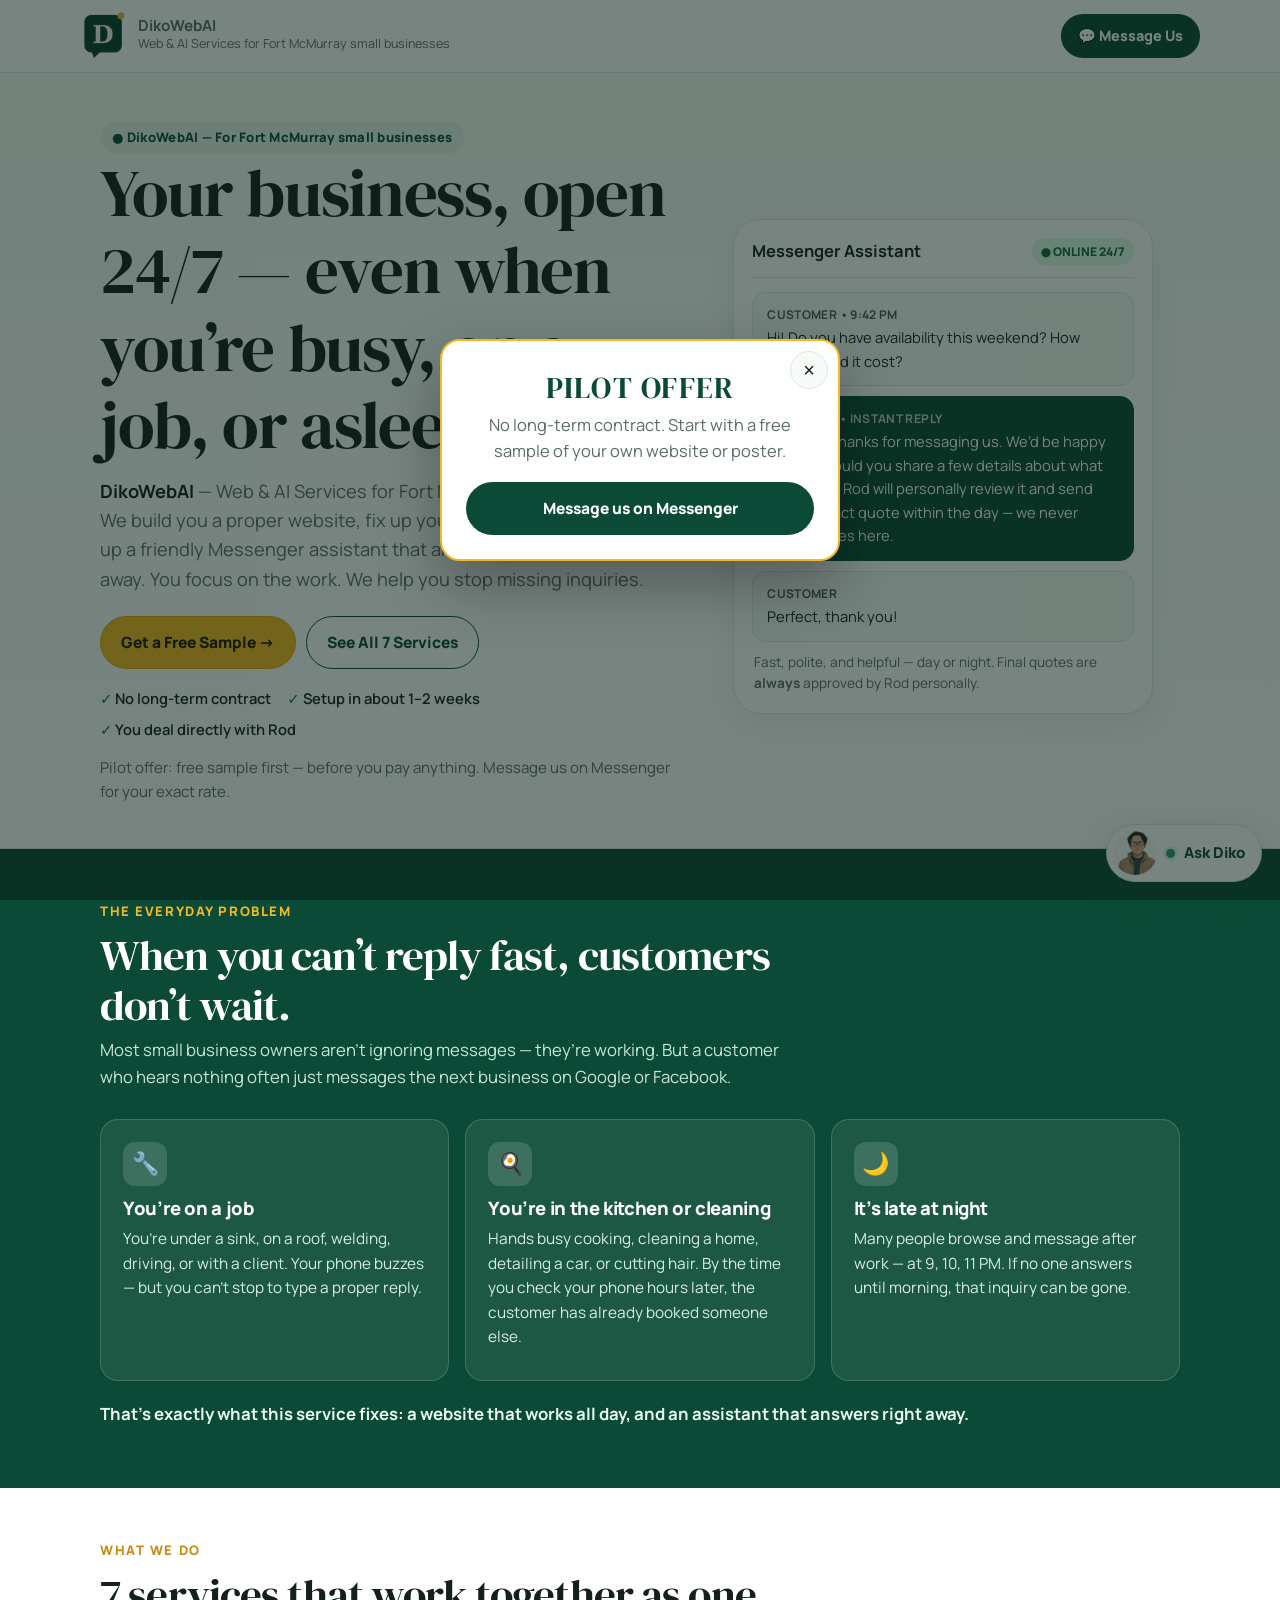
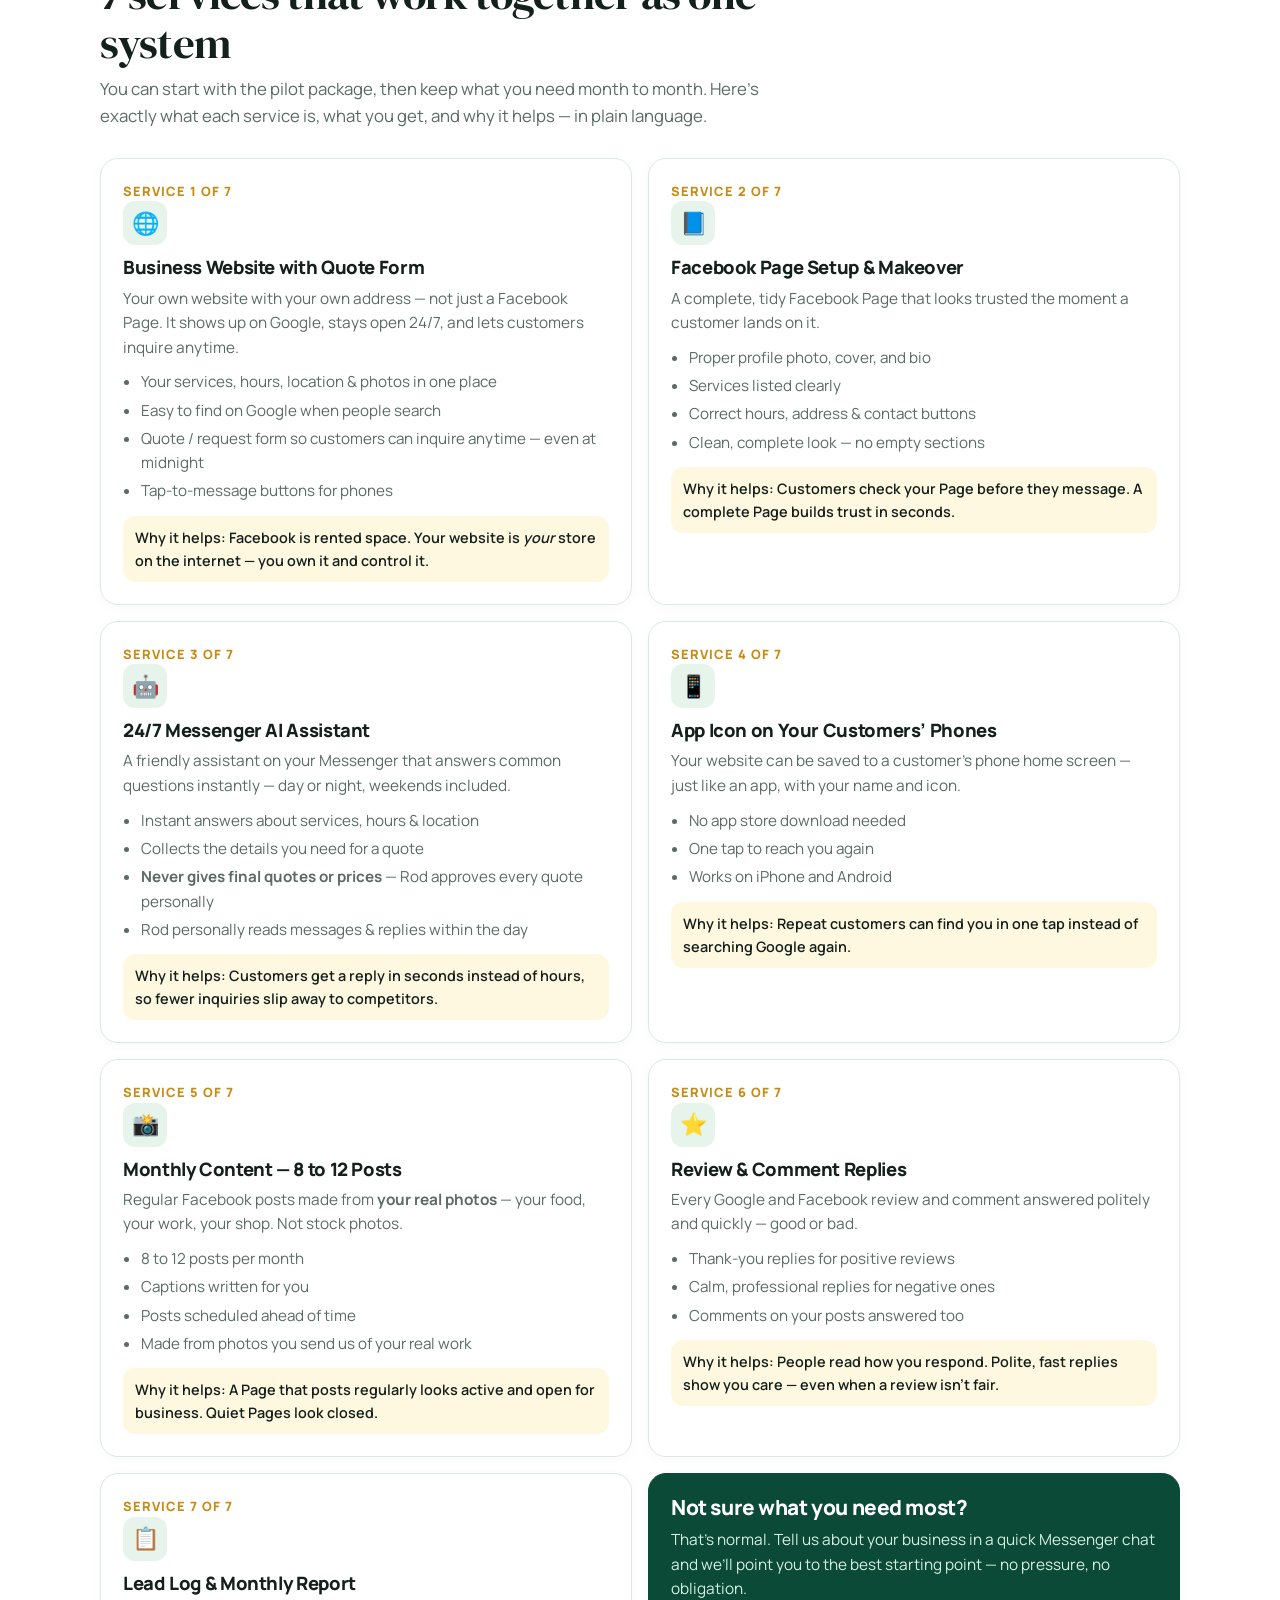
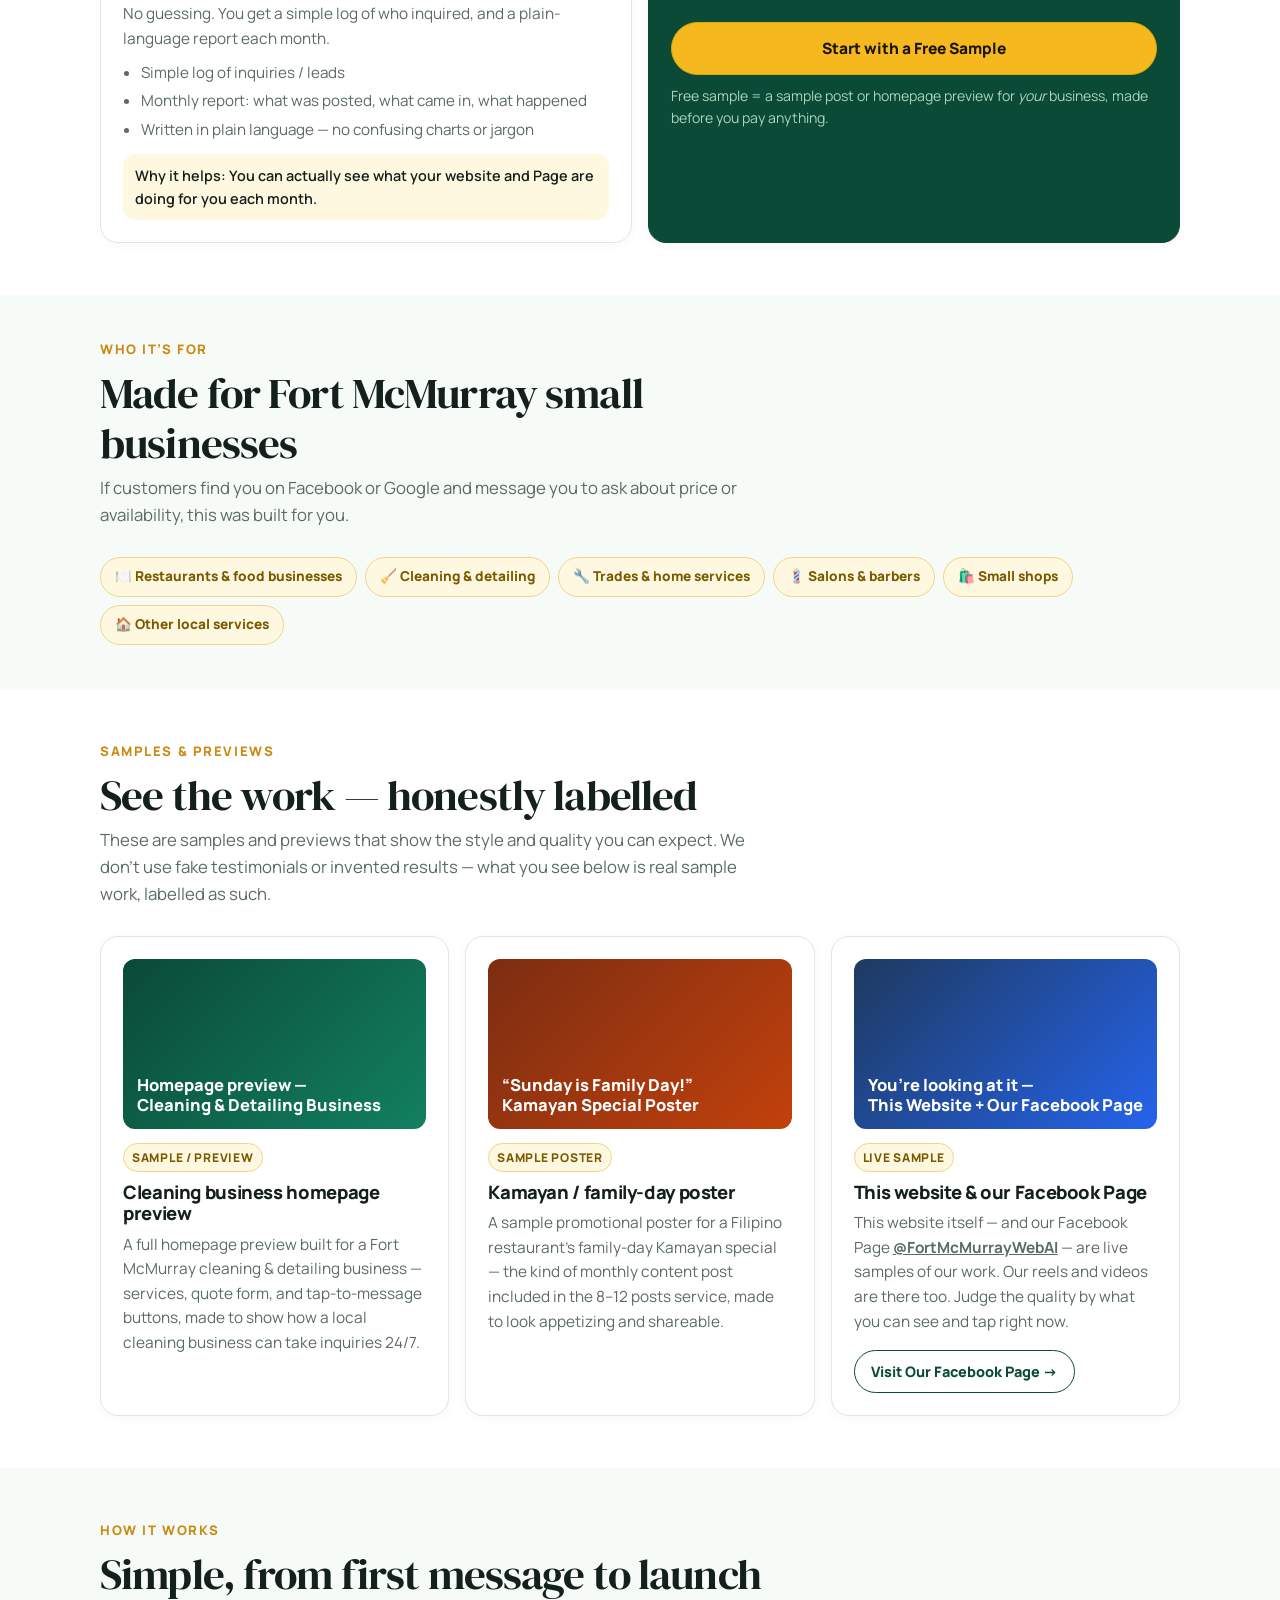
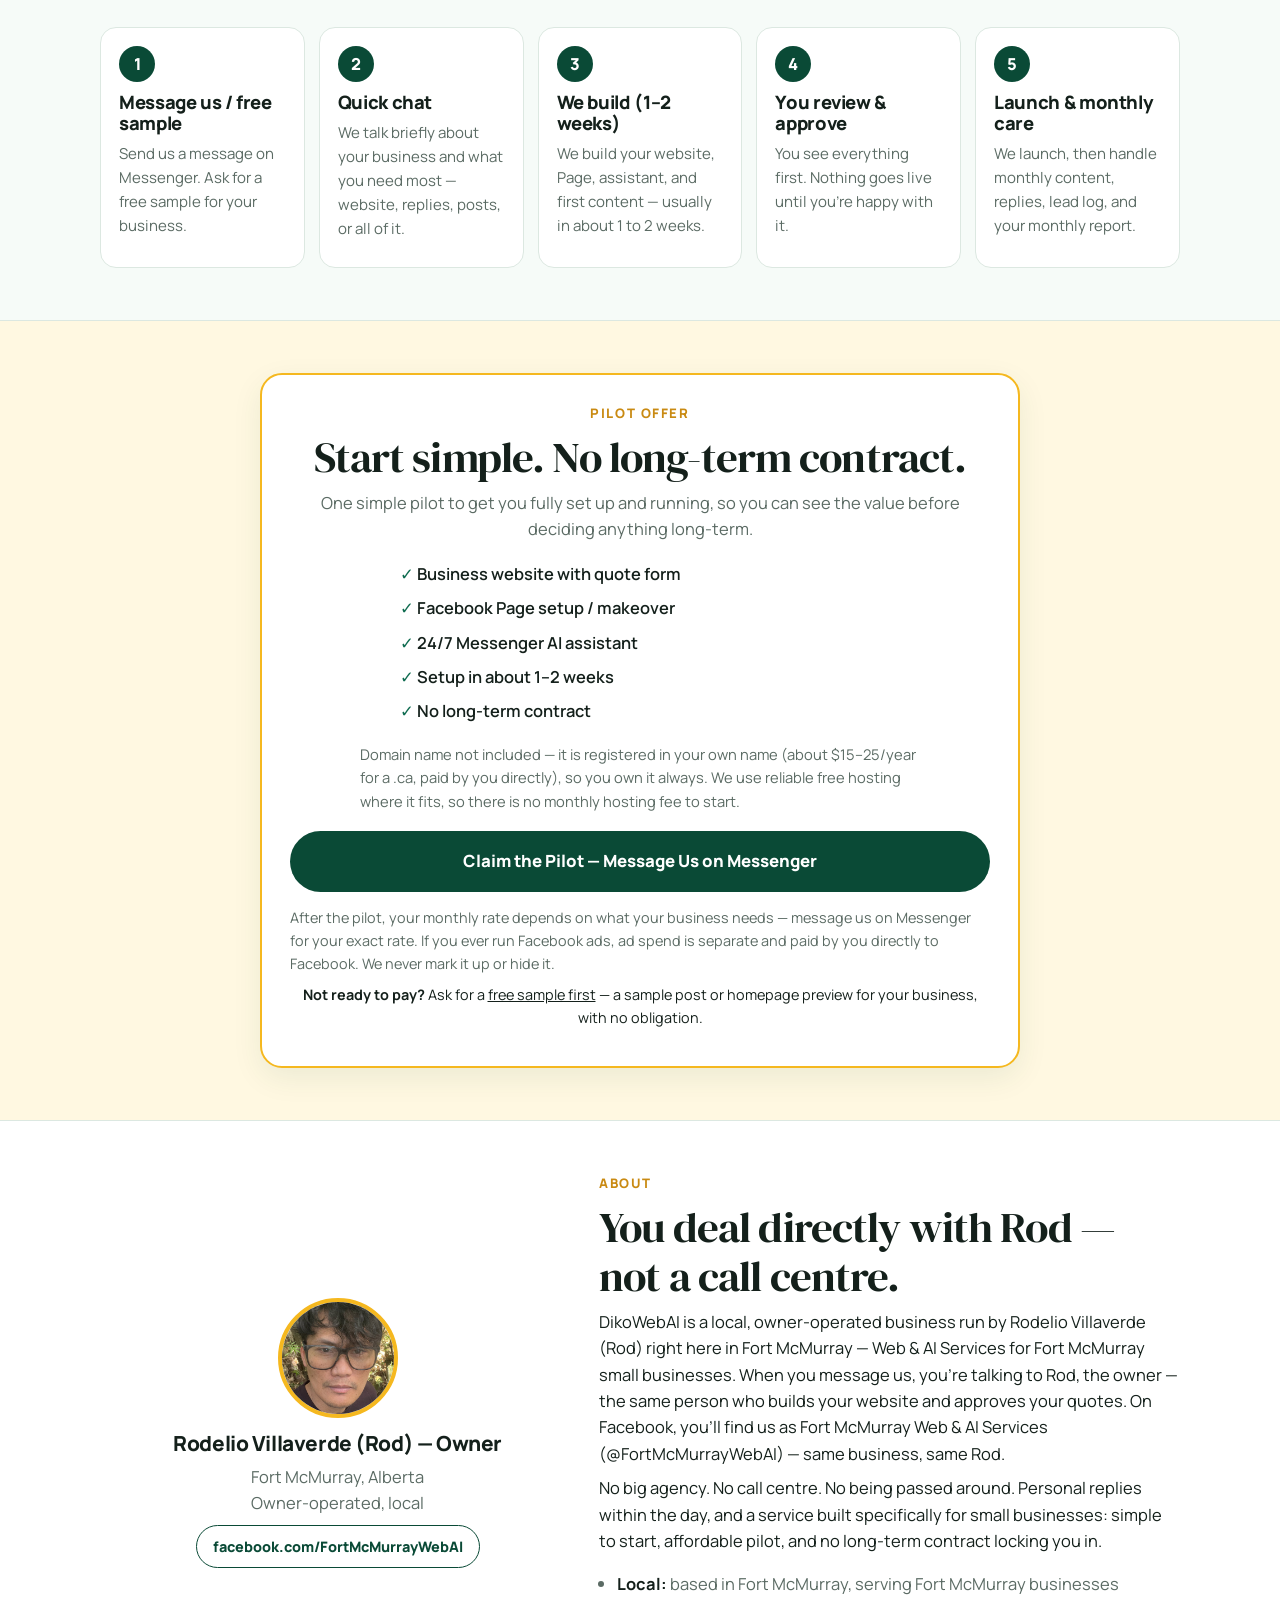
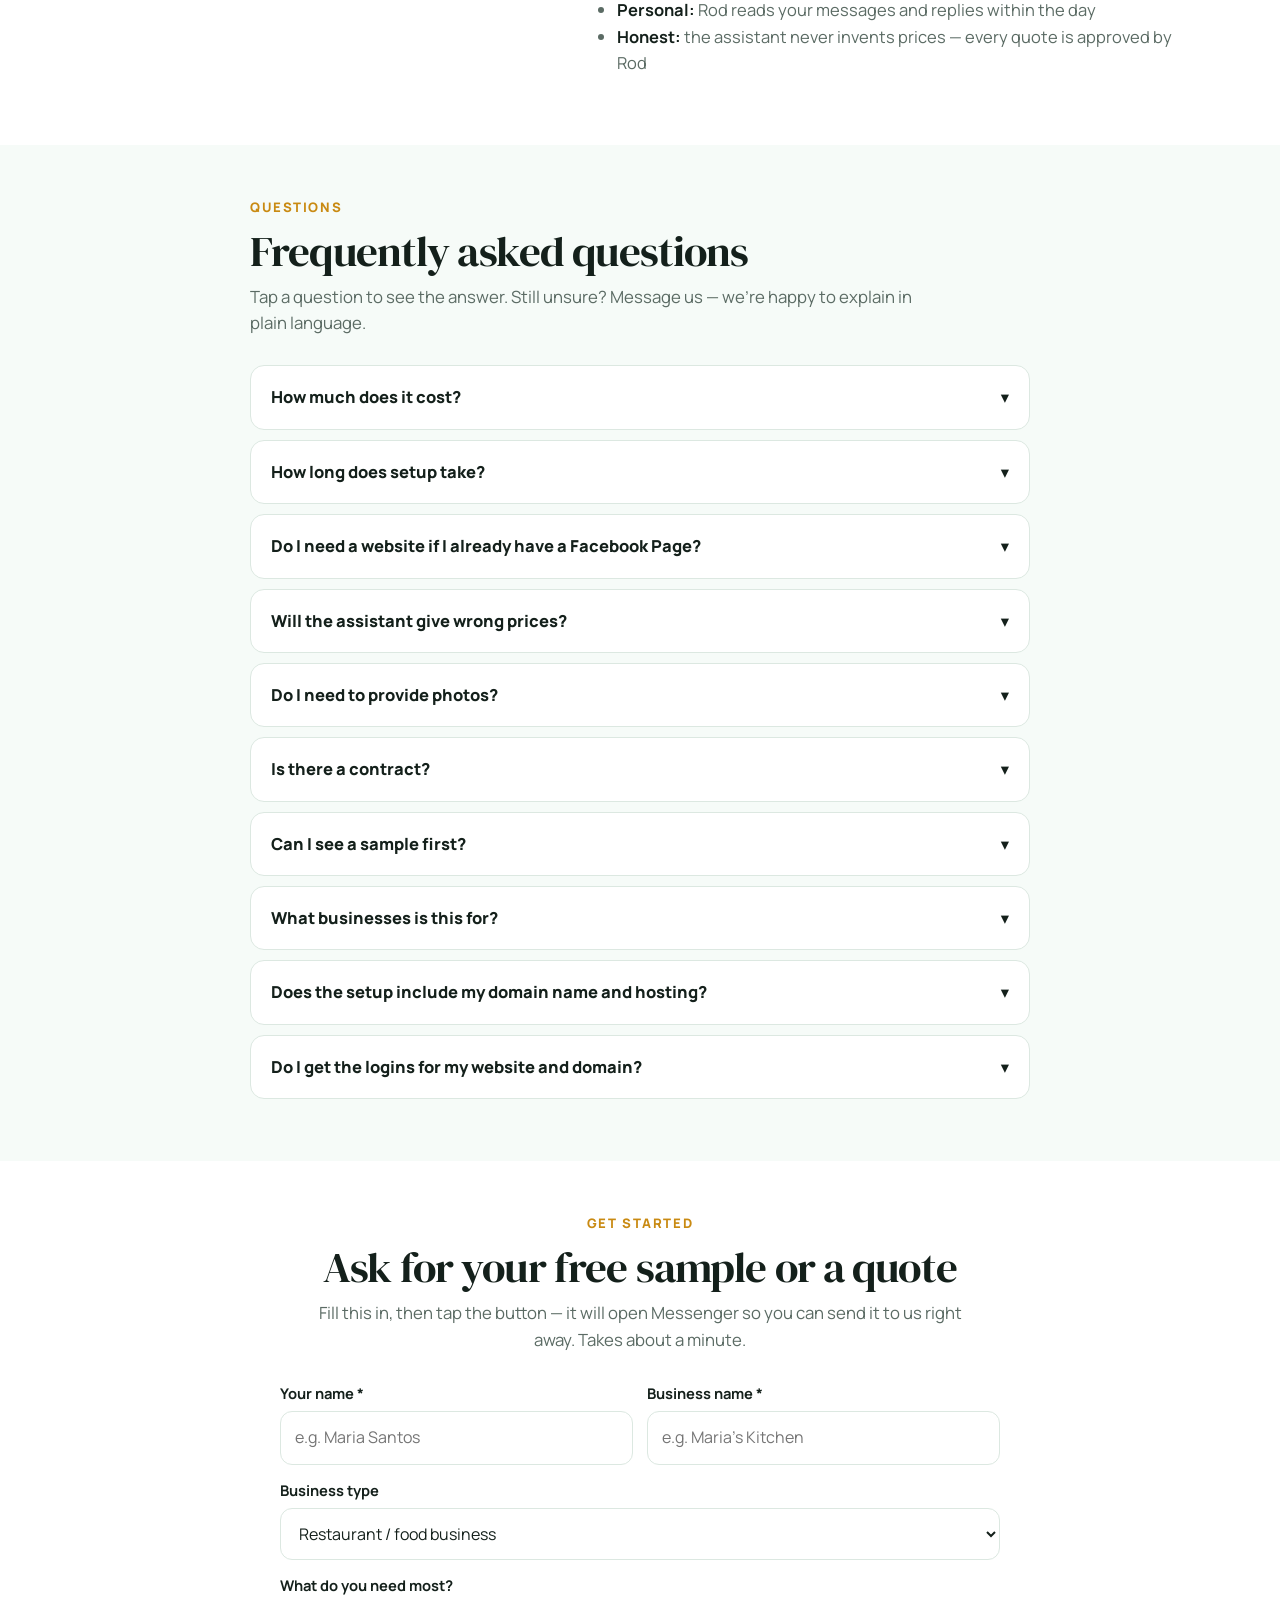
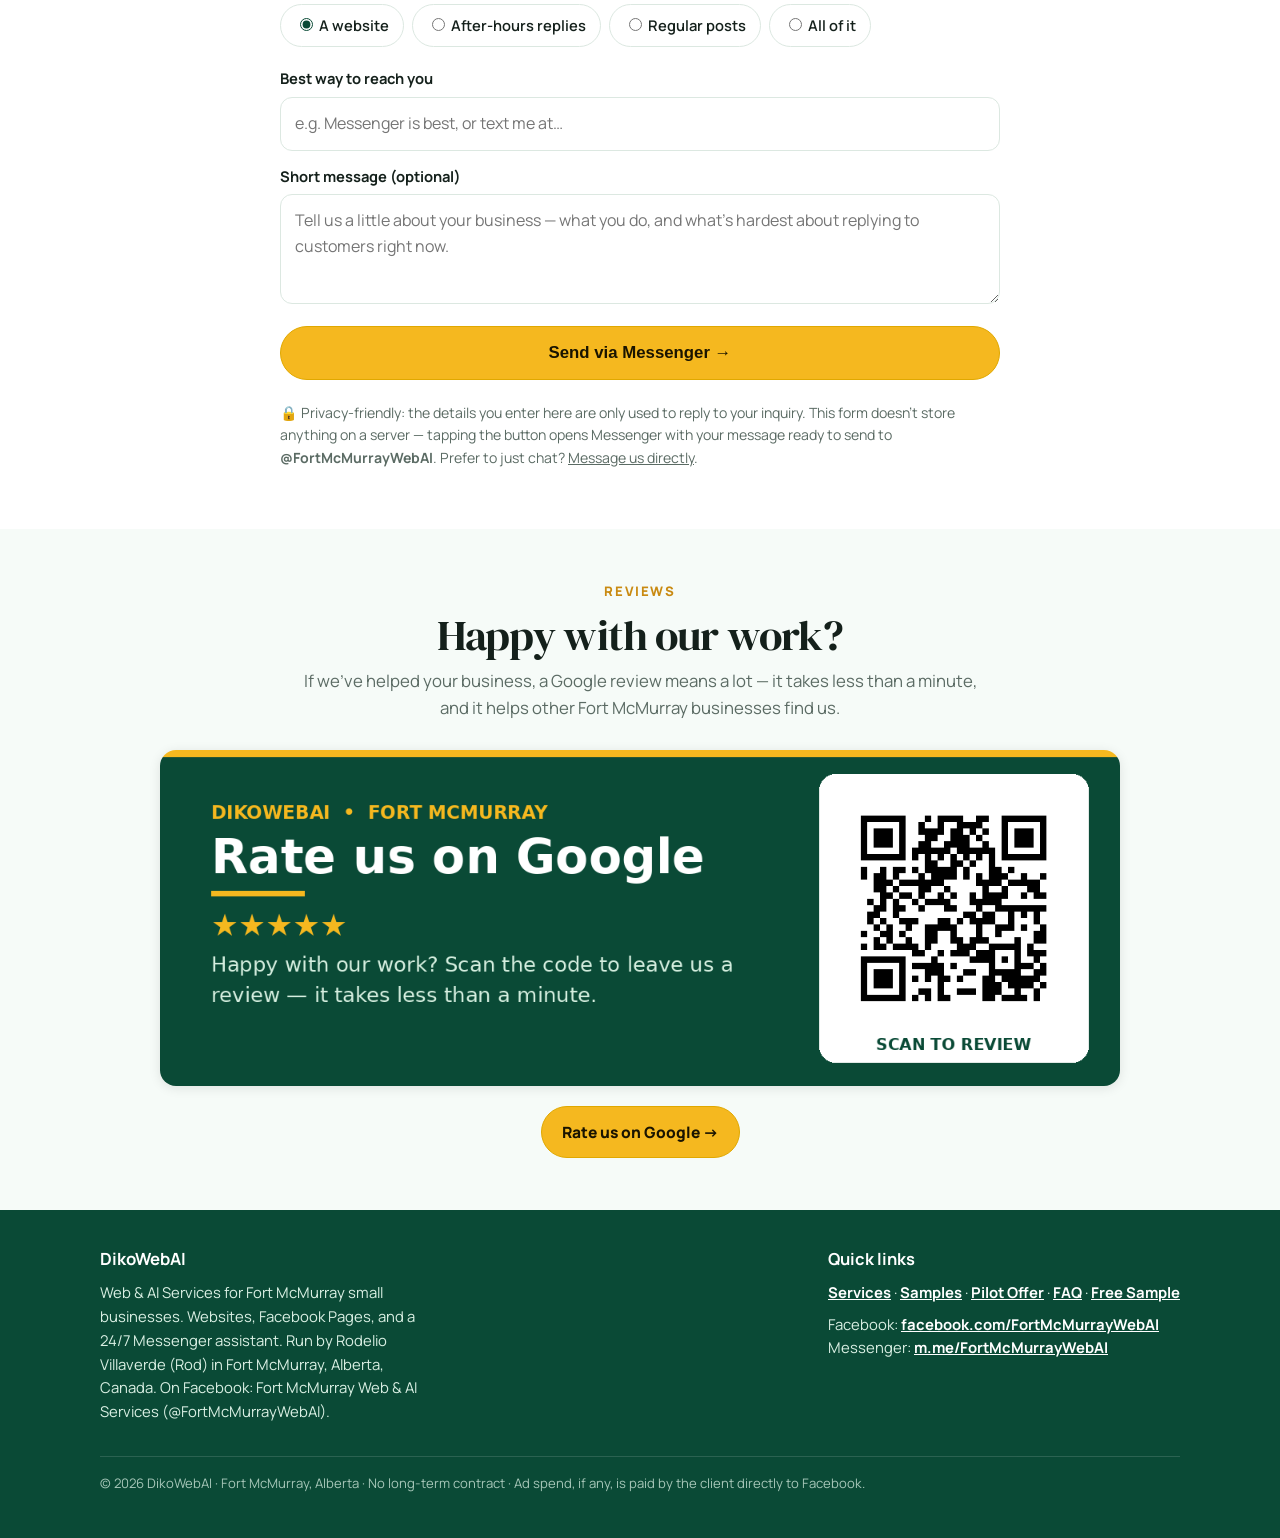
<file: index.html>
<!doctype html>
<html lang="en">
<head>
<meta charset="utf-8">
<meta name="viewport" content="width=device-width, initial-scale=1, viewport-fit=cover">
<meta name="color-scheme" content="light dark">
<meta name="facebook-domain-verification" content="tszjvvr8lrwlircz3wten1i3rbqcai" />
<link rel="icon" type="image/png" href="[data-uri]">
<title>DikoWebAI — Web & AI Services for Fort McMurray Small Businesses</title>
<meta name="description" content="DikoWebAI — Web & AI Services for Fort McMurray small businesses. Websites, Facebook Page setup, and a 24/7 Messenger assistant. Free sample available. Message us for your exact rate.">
<link rel="preconnect" href="https://fonts.googleapis.com">
<link rel="preconnect" href="https://fonts.gstatic.com" crossorigin>
<link href="https://fonts.googleapis.com/css2?family=DM+Serif+Display:ital@0;1&family=Manrope:wght@400;500;600;700;800&display=swap" rel="stylesheet">
<style>
:root{
  --bg:#ffffff; --bg-soft:#f6fbf8; --bg-card:#ffffff; --ink:#14201b; --muted:#5b6b64; --line:#dce8e1;
  --emerald:#0a4a36; --emerald-2:#0e6b4f; --emerald-light:#e6f4ec; --gold:#c98a12; --gold-2:#f5b81f; --gold-bg:#fff8e1;
  --radius:18px; --shadow:0 10px 30px rgba(10,74,54,.08);
}
@media (prefers-color-scheme: dark){
  :root{ --bg:#0d1512; --bg-soft:#111d18; --bg-card:#16231e; --ink:#eef5f1; --muted:#a7b8b0; --line:#273b33; --emerald-light:#1a332a; --gold-bg:#2a2410; --shadow:0 10px 30px rgba(0,0,0,.35); }
}
*{box-sizing:border-box}
html{scroll-behavior:smooth}
body{margin:0;font-family:"Manrope",system-ui,-apple-system,Segoe UI,Roboto,sans-serif;background:var(--bg);color:var(--ink);line-height:1.6;font-size:16.5px}
a{color:inherit}
h1,h2,h3{line-height:1.15;letter-spacing:-.02em}
h1,h2{font-family:"DM Serif Display",Georgia,serif;font-weight:400}
h1{font-size:clamp(2.4rem,7vw,4.2rem);margin:0}
h2{font-size:clamp(1.9rem,5vw,2.7rem);margin:0 0 .5rem}
h3{font-size:1.15rem;margin:0 0 .35rem;font-weight:800}
p{margin:.5rem 0}
.wrap{max-width:1120px;margin:0 auto;padding:0 20px}
.topbar{position:sticky;top:0;z-index:40;background:color-mix(in srgb, var(--bg) 92%, transparent);backdrop-filter:blur(12px);border-bottom:1px solid var(--line)}
.topbar-in{display:flex;align-items:center;justify-content:space-between;gap:12px;padding:12px 0}
.brand{display:flex;gap:10px;align-items:center;text-decoration:none}
.mark{width:48px;height:48px;min-width:48px;display:block;object-fit:contain;flex-shrink:0}
.brand b{font-size:.95rem;line-height:1.1;display:block}
.brand span{font-size:.78rem;color:var(--muted);display:block}
.btn{display:inline-flex;align-items:center;justify-content:center;gap:8px;border-radius:999px;padding:13px 20px;font-weight:800;text-decoration:none;border:1.5px solid transparent;cursor:pointer;font-size:.97rem;transition:.15s;text-align:center}
.btn-primary{background:var(--emerald);color:#fff}
.btn-primary:hover{background:var(--emerald-2)}
.btn-gold{background:var(--gold-2);color:#1a1400;border-color:#e0a800}
.btn-outline{border-color:var(--emerald);color:var(--emerald);background:transparent}
@media(prefers-color-scheme:dark){.btn-outline{color:#7ed3a8;border-color:#2a5a46}}
.btn-sm{padding:9px 16px;font-size:.9rem}
.btn-block{width:100%}
.menu-btn{display:none;width:44px;height:44px;min-width:44px;border:0;border-radius:12px;background:var(--emerald);color:#fff;font-size:22px;line-height:1;cursor:pointer;place-items:center;flex-shrink:0;padding:0}
.mobile-menu{display:none}
.mobile-menu a{display:block;padding:13px 4px;font-weight:700;text-decoration:none;border-bottom:1px solid var(--line)}
.mobile-menu a:last-child{border-bottom:0}
.mobile-menu a.mm-msg{color:var(--emerald);font-weight:800}
@media(prefers-color-scheme:dark){.mobile-menu a.mm-msg{color:#8ee0b5}}
@media(max-width:768px){
  .topbar-cta{display:none}
  .menu-btn{display:grid}
  .mobile-menu.open{display:block}
  .brand{min-width:0;flex:1 1 auto}
  .brand>span{min-width:0}
}
.hero{padding:48px 0 36px;background:linear-gradient(180deg,var(--bg-soft),var(--bg));border-bottom:1px solid var(--line);overflow:hidden}
.hero-grid{display:grid;gap:28px}
@media(min-width:900px){.hero-grid{grid-template-columns:1.1fr .9fr;align-items:center}}
.eyebrow{display:inline-flex;gap:6px;align-items:center;background:var(--emerald-light);color:var(--emerald);font-weight:800;font-size:.82rem;padding:6px 12px;border-radius:999px;letter-spacing:.02em}
@media(prefers-color-scheme:dark){.eyebrow{color:#8ee0b5}}
.lead{font-size:1.14rem;color:var(--muted);max-width:36rem;margin-top:14px}
.hero-ctas{display:flex;flex-wrap:wrap;gap:10px;margin-top:22px}
.hero-points{display:flex;flex-wrap:wrap;gap:8px 16px;margin-top:18px;font-size:.92rem;font-weight:600}
.hero-points span::before{content:"✓ ";color:var(--emerald-2);font-weight:800}
.phone-mock{background:var(--bg-card);border:1px solid var(--line);border-radius:28px;box-shadow:var(--shadow);padding:18px;max-width:420px;margin:0 auto;width:100%}
.phone-head{display:flex;justify-content:space-between;align-items:center;border-bottom:1px solid var(--line);padding-bottom:12px;margin-bottom:14px}
.badge-live{background:#dcfce7;color:#166534;font-size:.75rem;font-weight:800;padding:4px 9px;border-radius:999px}
.msg{background:var(--bg-soft);border:1px solid var(--line);border-radius:14px;padding:12px 14px;margin-bottom:10px;font-size:.92rem}
.msg.ai{background:var(--emerald);color:#fff;border-color:var(--emerald)}
.msg small{display:block;opacity:.75;font-size:.75rem;margin-bottom:2px;font-weight:700;letter-spacing:.03em;text-transform:uppercase}
section{padding:52px 0}
.section-head{max-width:680px;margin-bottom:28px}
.section-head p{color:var(--muted);font-size:1.05rem}
.kicker{font-size:.82rem;font-weight:800;letter-spacing:.12em;text-transform:uppercase;color:var(--gold);margin-bottom:8px}
.grid{display:grid;gap:16px}
@media(min-width:700px){.grid-2{grid-template-columns:1fr 1fr}.grid-3{grid-template-columns:repeat(3,1fr)}}
.card{background:var(--bg-card);border:1px solid var(--line);border-radius:var(--radius);padding:22px;box-shadow:0 2px 12px rgba(0,0,0,.03)}
.card p{color:var(--muted);font-size:.96rem}
.icon{width:44px;height:44px;border-radius:12px;background:var(--emerald-light);display:grid;place-items:center;font-size:22px;margin-bottom:12px}
.problem{background:var(--emerald);color:#eafaf1}
.problem h2{color:#fff}.problem .section-head p{color:#c8e6d5}.problem .card{background:rgba(255,255,255,.08);border-color:rgba(255,255,255,.16);color:#fff;box-shadow:none}.problem .card p{color:#d6efe0}
.problem .icon{background:rgba(255,255,255,.14)}
.service-num{font-size:.8rem;font-weight:800;letter-spacing:.08em;color:var(--gold);text-transform:uppercase}
.service-card ul{margin:10px 0 0;padding-left:18px;color:var(--muted);font-size:.95rem}
.service-card li{margin:4px 0}
.why{margin-top:12px;background:var(--gold-bg);border-radius:12px;padding:10px 12px;font-size:.9rem;font-weight:600}
.sample-visual{height:170px;border-radius:12px;margin-bottom:14px;display:flex;align-items:flex-end;padding:14px;color:#fff;font-weight:800;line-height:1.2}
.sv1{background:linear-gradient(135deg,#0a4a36,#12805f)}
.sv2{background:linear-gradient(135deg,#7c2d12,#c2410c)}
.sv3{background:linear-gradient(135deg,#1e3a5f,#2563eb)}
.tag{font-size:.75rem;font-weight:800;letter-spacing:.06em;text-transform:uppercase;background:var(--gold-bg);color:#7a5a00;border:1px solid #f0d48a;padding:4px 8px;border-radius:999px;display:inline-block}
@media(prefers-color-scheme:dark){.tag{color:#ffd968}}
.steps{counter-reset:step;display:grid;gap:14px}
@media(min-width:800px){.steps{grid-template-columns:repeat(5,1fr)}}
.step{background:var(--bg-card);border:1px solid var(--line);border-radius:16px;padding:18px}
.step-n{width:36px;height:36px;border-radius:50%;background:var(--emerald);color:#fff;display:grid;place-items:center;font-weight:800;margin-bottom:10px}
.pilot{background:var(--gold-bg);border-top:1px solid var(--line);border-bottom:1px solid var(--line)}
.pilot-box{background:var(--bg-card);border:2px solid var(--gold-2);border-radius:22px;padding:28px;box-shadow:var(--shadow);max-width:760px;margin:0 auto;text-align:center}
.price{font-family:"DM Serif Display",serif;font-size:2.6rem;line-height:1}
.price small{font-family:"Manrope",sans-serif;font-size:1rem;color:var(--muted)}
.incl{text-align:left;max-width:480px;margin:18px auto;display:grid;gap:8px}
.incl div{font-weight:600}.incl div::before{content:"✓ ";color:var(--emerald-2);font-weight:800}
.faq-item{border:1px solid var(--line);border-radius:14px;background:var(--bg-card);margin-bottom:10px;overflow:hidden}
.faq-q{width:100%;text-align:left;background:none;border:0;padding:18px 20px;font:inherit;font-weight:800;cursor:pointer;display:flex;justify-content:space-between;gap:12px;color:var(--ink)}
.faq-a{padding:0 20px 18px;color:var(--muted);display:none}
.faq-item.open .faq-a{display:block}
.faq-item.open .chev{transform:rotate(180deg)}
.chev{transition:.2s;flex-shrink:0}
form{display:grid;gap:14px}
label{font-weight:700;font-size:.92rem;display:block;margin-bottom:6px}
input,select,textarea{width:100%;padding:13px 14px;border:1.5px solid var(--line);border-radius:12px;background:var(--bg-card);color:var(--ink);font:inherit;font-size:1rem}
textarea{min-height:110px;resize:vertical}
.radio-group{display:flex;flex-wrap:wrap;gap:8px}
.radio-pill{border:1.5px solid var(--line);border-radius:999px;padding:9px 14px;cursor:pointer;font-weight:600;font-size:.92rem;background:var(--bg-card)}
.radio-pill input{width:auto;margin-right:6px;accent-color:var(--emerald)}
.form-note{font-size:.88rem;color:var(--muted)}
.success{background:var(--emerald-light);border:1px solid var(--line);border-radius:14px;padding:16px;display:none}
footer{background:var(--emerald);color:#d9efe3;padding:36px 0}
footer a{color:#fff;font-weight:700}
.promo-overlay{position:fixed;inset:0;z-index:100;background:rgba(10,32,24,.55);display:none;align-items:center;justify-content:center;padding:20px}
.promo-overlay.show{display:flex}
.promo-card{position:relative;background:var(--bg-card);color:var(--ink);border:2px solid var(--gold-2);border-radius:20px;box-shadow:0 24px 60px rgba(0,0,0,.3);max-width:400px;width:100%;padding:30px 24px 24px;text-align:center;max-height:calc(100dvh - 130px);overflow:auto}
.promo-close{position:absolute;top:10px;right:10px;width:38px;height:38px;border-radius:50%;border:1px solid var(--line);background:var(--bg-soft);color:var(--ink);font-size:20px;line-height:1;cursor:pointer;display:grid;place-items:center;padding:0}
.promo-close:hover{background:var(--emerald-light)}
.promo-title{font-family:"DM Serif Display",Georgia,serif;font-weight:400;font-size:1.9rem;letter-spacing:.04em;color:var(--emerald);margin:0 0 6px}
@media(prefers-color-scheme:dark){.promo-title{color:#8ee0b5}}
.promo-price{font-family:"DM Serif Display",serif;font-size:1.55rem;line-height:1.2;margin:.25rem 0 .5rem}
.promo-card p.promo-text{color:var(--muted);margin:.25rem 0 18px}
@media (prefers-reduced-motion: no-preference){.promo-card{animation:promoIn .25s ease-out}@keyframes promoIn{from{opacity:0;transform:translateY(12px) scale(.97)}to{opacity:1;transform:none}}}
.about-flex{display:grid;gap:24px}
@media(min-width:800px){.about-flex{grid-template-columns:.9fr 1.1fr;align-items:center}}
.avatar{width:120px;height:120px;border-radius:50%;object-fit:cover;display:block;border:4px solid var(--gold-2)}
</style>
</head>
<body>
<header class="topbar"><div class="wrap topbar-in">
<a class="brand" href="#top"><img class="mark" src="[data-uri]" alt="DikoWebAI logo" width="48" height="48"><span><b>DikoWebAI</b><span>Web &amp; AI Services for Fort McMurray small businesses</span></span></a>
<a class="btn btn-primary btn-sm topbar-cta" href="https://m.me/FortMcMurrayWebAI" target="_blank" rel="noopener">💬 Message Us</a>
<button class="menu-btn" id="menuBtn" type="button" aria-label="Open menu" aria-expanded="false" aria-controls="mobileMenu">☰</button>
</div>
<nav class="mobile-menu wrap" id="mobileMenu" aria-label="Site menu">
<a href="#services">Services</a>
<a href="#samples">Samples</a>
<a href="#how">How It Works</a>
<a href="#pilot">Pilot Offer</a>
<a href="#faq">FAQ</a>
<a href="#quote">Get a Quote</a>
<a class="mm-msg" href="https://m.me/FortMcMurrayWebAI" target="_blank" rel="noopener">💬 Message Us</a>
</nav>
</header>

<main id="top">
<!-- HERO -->
<div class="hero"><div class="wrap hero-grid">
<div>
<span class="eyebrow">● DikoWebAI — For Fort McMurray small businesses</span>
<h1>Your business, open 24/7 — even when you’re busy, on a job, or asleep.</h1>
<p class="lead"><strong style="color:var(--ink)">DikoWebAI</strong> — Web &amp; AI Services for Fort McMurray small businesses. We build you a proper website, fix up your Facebook Page, and set up a friendly Messenger assistant that answers customers right away. You focus on the work. We help you stop missing inquiries.</p>
<div class="hero-ctas">
<a class="btn btn-gold" href="https://m.me/FortMcMurrayWebAI" target="_blank" rel="noopener">Get a Free Sample →</a>
<a class="btn btn-outline" href="#services">See All 7 Services</a>
</div>
<div class="hero-points"><span>No long-term contract</span><span>Setup in about 1–2 weeks</span><span>You deal directly with Rod</span></div>
<p style="margin-top:14px;font-size:.94rem;color:var(--muted)">Pilot offer: free sample first — before you pay anything. Message us on Messenger for your exact rate.</p>
</div>
<div class="phone-mock" aria-label="Example of how the Messenger assistant works">
<div class="phone-head"><strong>Messenger Assistant</strong><span class="badge-live">● ONLINE 24/7</span></div>
<div class="msg"><small>Customer • 9:42 PM</small>Hi! Do you have availability this weekend? How much would it cost?</div>
<div class="msg ai"><small>Assistant • Instant reply</small>Hi there! Thanks for messaging us. We’d be happy to help. Could you share a few details about what you need? Rod will personally review it and send you an exact quote within the day — we never guess prices here.</div>
<div class="msg"><small>Customer</small>Perfect, thank you!</div>
<p style="font-size:.85rem;color:var(--muted);margin:6px 2px 0">Fast, polite, and helpful — day or night. Final quotes are <strong>always</strong> approved by Rod personally.</p>
</div>
</div></div>

<!-- PROBLEM -->
<section class="problem"><div class="wrap">
<div class="section-head"><div class="kicker" style="color:var(--gold-2)">The everyday problem</div><h2>When you can’t reply fast, customers don’t wait.</h2><p>Most small business owners aren’t ignoring messages — they’re working. But a customer who hears nothing often just messages the next business on Google or Facebook.</p></div>
<div class="grid grid-3">
<article class="card"><div class="icon">🔧</div><h3>You’re on a job</h3><p>You’re under a sink, on a roof, welding, driving, or with a client. Your phone buzzes — but you can’t stop to type a proper reply.</p></article>
<article class="card"><div class="icon">🍳</div><h3>You’re in the kitchen or cleaning</h3><p>Hands busy cooking, cleaning a home, detailing a car, or cutting hair. By the time you check your phone hours later, the customer has already booked someone else.</p></article>
<article class="card"><div class="icon">🌙</div><h3>It’s late at night</h3><p>Many people browse and message after work — at 9, 10, 11 PM. If no one answers until morning, that inquiry can be gone.</p></article>
</div>
<p style="margin-top:20px;font-weight:700;font-size:1.05rem">That’s exactly what this service fixes: a website that works all day, and an assistant that answers right away.</p>
</div></section>

<!-- SERVICES -->
<section id="services"><div class="wrap">
<div class="section-head"><div class="kicker">What we do</div><h2>7 services that work together as one system</h2><p>You can start with the pilot package, then keep what you need month to month. Here’s exactly what each service is, what you get, and why it helps — in plain language.</p></div>
<div class="grid grid-2">

<article class="card service-card"><div class="service-num">Service 1 of 7</div><div class="icon">🌐</div><h3>Business Website with Quote Form</h3><p>Your own website with your own address — not just a Facebook Page. It shows up on Google, stays open 24/7, and lets customers inquire anytime.</p><ul><li>Your services, hours, location &amp; photos in one place</li><li>Easy to find on Google when people search</li><li>Quote / request form so customers can inquire anytime — even at midnight</li><li>Tap-to-message buttons for phones</li></ul><div class="why">Why it helps: Facebook is rented space. Your website is <em>your</em> store on the internet — you own it and control it.</div></article>

<article class="card service-card"><div class="service-num">Service 2 of 7</div><div class="icon">📘</div><h3>Facebook Page Setup &amp; Makeover</h3><p>A complete, tidy Facebook Page that looks trusted the moment a customer lands on it.</p><ul><li>Proper profile photo, cover, and bio</li><li>Services listed clearly</li><li>Correct hours, address &amp; contact buttons</li><li>Clean, complete look — no empty sections</li></ul><div class="why">Why it helps: Customers check your Page before they message. A complete Page builds trust in seconds.</div></article>

<article class="card service-card"><div class="service-num">Service 3 of 7</div><div class="icon">🤖</div><h3>24/7 Messenger AI Assistant</h3><p>A friendly assistant on your Messenger that answers common questions instantly — day or night, weekends included.</p><ul><li>Instant answers about services, hours &amp; location</li><li>Collects the details you need for a quote</li><li><strong>Never gives final quotes or prices</strong> — Rod approves every quote personally</li><li>Rod personally reads messages &amp; replies within the day</li></ul><div class="why">Why it helps: Customers get a reply in seconds instead of hours, so fewer inquiries slip away to competitors.</div></article>

<article class="card service-card"><div class="service-num">Service 4 of 7</div><div class="icon">📱</div><h3>App Icon on Your Customers’ Phones</h3><p>Your website can be saved to a customer’s phone home screen — just like an app, with your name and icon.</p><ul><li>No app store download needed</li><li>One tap to reach you again</li><li>Works on iPhone and Android</li></ul><div class="why">Why it helps: Repeat customers can find you in one tap instead of searching Google again.</div></article>

<article class="card service-card"><div class="service-num">Service 5 of 7</div><div class="icon">📸</div><h3>Monthly Content — 8 to 12 Posts</h3><p>Regular Facebook posts made from <strong>your real photos</strong> — your food, your work, your shop. Not stock photos.</p><ul><li>8 to 12 posts per month</li><li>Captions written for you</li><li>Posts scheduled ahead of time</li><li>Made from photos you send us of your real work</li></ul><div class="why">Why it helps: A Page that posts regularly looks active and open for business. Quiet Pages look closed.</div></article>

<article class="card service-card"><div class="service-num">Service 6 of 7</div><div class="icon">⭐</div><h3>Review &amp; Comment Replies</h3><p>Every Google and Facebook review and comment answered politely and quickly — good or bad.</p><ul><li>Thank-you replies for positive reviews</li><li>Calm, professional replies for negative ones</li><li>Comments on your posts answered too</li></ul><div class="why">Why it helps: People read how you respond. Polite, fast replies show you care — even when a review isn’t fair.</div></article>

<article class="card service-card"><div class="service-num">Service 7 of 7</div><div class="icon">📋</div><h3>Lead Log &amp; Monthly Report</h3><p>No guessing. You get a simple log of who inquired, and a plain-language report each month.</p><ul><li>Simple log of inquiries / leads</li><li>Monthly report: what was posted, what came in, what happened</li><li>Written in plain language — no confusing charts or jargon</li></ul><div class="why">Why it helps: You can actually see what your website and Page are doing for you each month.</div></article>

<article class="card" style="background:var(--emerald);color:#fff;border-color:var(--emerald)"><h3 style="color:#fff;font-size:1.3rem">Not sure what you need most?</h3><p style="color:#d6efe0">That’s normal. Tell us about your business in a quick Messenger chat and we’ll point you to the best starting point — no pressure, no obligation.</p><a class="btn btn-gold btn-block" href="https://m.me/FortMcMurrayWebAI" target="_blank" rel="noopener" style="margin-top:12px">Start with a Free Sample</a><p style="color:#a9d4bc;font-size:.88rem;margin-top:10px">Free sample = a sample post or homepage preview for <em>your</em> business, made before you pay anything.</p></article>
</div>
</div></section>

<!-- WHO IT'S FOR -->
<section style="background:var(--bg-soft);padding-top:44px;padding-bottom:44px"><div class="wrap">
<div class="section-head"><div class="kicker">Who it’s for</div><h2>Made for Fort McMurray small businesses</h2><p>If customers find you on Facebook or Google and message you to ask about price or availability, this was built for you.</p></div>
<div style="display:flex;flex-wrap:wrap;gap:8px">
<span class="tag" style="font-size:.85rem;text-transform:none;letter-spacing:0;padding:8px 14px">🍽️ Restaurants &amp; food businesses</span>
<span class="tag" style="font-size:.85rem;text-transform:none;letter-spacing:0;padding:8px 14px">🧹 Cleaning &amp; detailing</span>
<span class="tag" style="font-size:.85rem;text-transform:none;letter-spacing:0;padding:8px 14px">🔧 Trades &amp; home services</span>
<span class="tag" style="font-size:.85rem;text-transform:none;letter-spacing:0;padding:8px 14px">💈 Salons &amp; barbers</span>
<span class="tag" style="font-size:.85rem;text-transform:none;letter-spacing:0;padding:8px 14px">🛍️ Small shops</span>
<span class="tag" style="font-size:.85rem;text-transform:none;letter-spacing:0;padding:8px 14px">🏠 Other local services</span>
</div>
</div></section>

<!-- SAMPLE WORK -->
<section id="samples"><div class="wrap">
<div class="section-head"><div class="kicker">Samples &amp; previews</div><h2>See the work — honestly labelled</h2><p>These are samples and previews that show the style and quality you can expect. We don’t use fake testimonials or invented results — what you see below is real sample work, labelled as such.</p></div>
<div class="grid grid-3">
<article class="card"><div class="sample-visual sv1">Homepage preview —<br>Cleaning &amp; Detailing Business</div><span class="tag">Sample / Preview</span><h3 style="margin-top:10px">Cleaning business homepage preview</h3><p>A full homepage preview built for a Fort McMurray cleaning &amp; detailing business — services, quote form, and tap-to-message buttons, made to show how a local cleaning business can take inquiries 24/7.</p></article>
<article class="card"><div class="sample-visual sv2">“Sunday is Family Day!”<br>Kamayan Special Poster</div><span class="tag">Sample Poster</span><h3 style="margin-top:10px">Kamayan / family-day poster</h3><p>A sample promotional poster for a Filipino restaurant’s family-day Kamayan special — the kind of monthly content post included in the 8–12 posts service, made to look appetizing and shareable.</p></article>
<article class="card"><div class="sample-visual sv3">You’re looking at it —<br>This Website + Our Facebook Page</div><span class="tag">Live Sample</span><h3 style="margin-top:10px">This website &amp; our Facebook Page</h3><p>This website itself — and our Facebook Page <a href="https://www.facebook.com/FortMcMurrayWebAI" target="_blank" rel="noopener"><strong>@FortMcMurrayWebAI</strong></a> — are live samples of our work. Our reels and videos are there too. Judge the quality by what you can see and tap right now.</p><a class="btn btn-outline btn-sm" href="https://www.facebook.com/FortMcMurrayWebAI" target="_blank" rel="noopener" style="margin-top:8px">Visit Our Facebook Page →</a></article>
</div>
</div></section>

<!-- HOW IT WORKS -->
<section id="how" style="background:var(--bg-soft)"><div class="wrap">
<div class="section-head"><div class="kicker">How it works</div><h2>Simple, from first message to launch</h2></div>
<div class="steps">
<div class="step"><div class="step-n">1</div><h3>Message us / free sample</h3><p style="color:var(--muted);font-size:.94rem">Send us a message on Messenger. Ask for a free sample for your business.</p></div>
<div class="step"><div class="step-n">2</div><h3>Quick chat</h3><p style="color:var(--muted);font-size:.94rem">We talk briefly about your business and what you need most — website, replies, posts, or all of it.</p></div>
<div class="step"><div class="step-n">3</div><h3>We build (1–2 weeks)</h3><p style="color:var(--muted);font-size:.94rem">We build your website, Page, assistant, and first content — usually in about 1 to 2 weeks.</p></div>
<div class="step"><div class="step-n">4</div><h3>You review &amp; approve</h3><p style="color:var(--muted);font-size:.94rem">You see everything first. Nothing goes live until you’re happy with it.</p></div>
<div class="step"><div class="step-n">5</div><h3>Launch &amp; monthly care</h3><p style="color:var(--muted);font-size:.94rem">We launch, then handle monthly content, replies, lead log, and your monthly report.</p></div>
</div>
</div></section>

<!-- PILOT -->
<section class="pilot" id="pilot"><div class="wrap">
<div class="pilot-box">
<div class="kicker">Pilot offer</div>
<h2>Start simple. No long-term contract.</h2>
<p style="color:var(--muted)">One simple pilot to get you fully set up and running, so you can see the value before deciding anything long-term.</p>
<div class="incl">
<div>Business website with quote form</div>
<div>Facebook Page setup / makeover</div>
<div>24/7 Messenger AI assistant</div>
<div>Setup in about 1–2 weeks</div>
<div>No long-term contract</div>
</div>
<p style="font-size:.92rem;color:var(--muted);max-width:560px;margin:0 auto 18px;text-align:left">Domain name not included — it is registered in your own name (about $15–25/year for a .ca, paid by you directly), so you own it always. We use reliable free hosting where it fits, so there is no monthly hosting fee to start.</p>
<a class="btn btn-primary btn-block" href="https://m.me/FortMcMurrayWebAI" target="_blank" rel="noopener" style="font-size:1.05rem;padding:16px">Claim the Pilot — Message Us on Messenger</a>
<p style="font-size:.9rem;color:var(--muted);margin-top:14px;text-align:left">After the pilot, your monthly rate depends on what your business needs — message us on Messenger for your exact rate. If you ever run Facebook ads, ad spend is separate and paid by you directly to Facebook. We never mark it up or hide it.</p>
<p style="font-size:.9rem"><strong>Not ready to pay?</strong> Ask for a <a href="https://m.me/FortMcMurrayWebAI" target="_blank" rel="noopener">free sample first</a> — a sample post or homepage preview for your business, with no obligation.</p>
</div>
</div></section>

<!-- ABOUT -->
<section id="about"><div class="wrap">
<div class="about-flex">
<div style="text-align:center"><img class="avatar" style="margin:0 auto" src="rod-owner.jpg" alt="Rodelio Villaverde (Rod), owner of DikoWebAI" width="120" height="120"><h3 style="margin-top:14px;font-size:1.3rem">Rodelio Villaverde (Rod) — Owner</h3><p style="color:var(--muted)">Fort McMurray, Alberta<br>Owner-operated, local</p><a class="btn btn-outline btn-sm" href="https://www.facebook.com/FortMcMurrayWebAI" target="_blank" rel="noopener">facebook.com/FortMcMurrayWebAI</a></div>
<div>
<div class="kicker">About</div><h2>You deal directly with Rod — not a call centre.</h2>
<p>DikoWebAI is a local, owner-operated business run by Rodelio Villaverde (Rod) right here in Fort McMurray — Web &amp; AI Services for Fort McMurray small businesses. When you message us, you’re talking to Rod, the owner — the same person who builds your website and approves your quotes. On Facebook, you’ll find us as Fort McMurray Web &amp; AI Services (@FortMcMurrayWebAI) — same business, same Rod.</p>
<p>No big agency. No call centre. No being passed around. Personal replies within the day, and a service built specifically for small businesses: simple to start, affordable pilot, and no long-term contract locking you in.</p>
<ul style="padding-left:18px;color:var(--muted)"><li><strong style="color:var(--ink)">Local:</strong> based in Fort McMurray, serving Fort McMurray businesses</li><li><strong style="color:var(--ink)">Personal:</strong> Rod reads your messages and replies within the day</li><li><strong style="color:var(--ink)">Honest:</strong> the assistant never invents prices — every quote is approved by Rod</li></ul>
</div>
</div>
</div></section>

<!-- FAQ -->
<section style="background:var(--bg-soft)" id="faq"><div class="wrap" style="max-width:820px">
<div class="section-head"><div class="kicker">Questions</div><h2>Frequently asked questions</h2><p>Tap a question to see the answer. Still unsure? Message us — we’re happy to explain in plain language.</p></div>
<div id="faqList">
<div class="faq-item"><button class="faq-q" aria-expanded="false">How much does it cost? <span class="chev">▾</span></button><div class="faq-a">The pilot includes your website, Facebook Page setup, and the 24/7 Messenger assistant, with no long-term contract. Your exact rate depends on what your business needs. Message us on Messenger for your exact rate — we’ll tell you plainly before you commit to anything.</div></div>
<div class="faq-item"><button class="faq-q" aria-expanded="false">How long does setup take? <span class="chev">▾</span></button><div class="faq-a">Usually about <strong>1 to 2 weeks</strong> from our first chat to launch, as long as we have your photos, hours, and business details. You review and approve everything before it goes live.</div></div>
<div class="faq-item"><button class="faq-q" aria-expanded="false">Do I need a website if I already have a Facebook Page? <span class="chev">▾</span></button><div class="faq-a">Yes — they do different jobs. Your Facebook Page is rented space: Facebook controls it and can change the rules anytime. Your website is <em>your own</em> address on Google that you own and control, open 24/7 with your quote form. Together, they’re much stronger than either one alone.</div></div>
<div class="faq-item"><button class="faq-q" aria-expanded="false">Will the assistant give wrong prices? <span class="chev">▾</span></button><div class="faq-a"><strong>No.</strong> The assistant <strong>never</strong> gives final quotes or prices. It answers common questions and collects the details needed — then Rod personally reviews and approves every quote before it’s sent to the customer. Rod also personally reads messages and replies within the day.</div></div>
<div class="faq-item"><button class="faq-q" aria-expanded="false">Do I need to provide photos? <span class="chev">▾</span></button><div class="faq-a">Yes — and that’s a good thing. Your monthly posts are made from <strong>real photos of your work, food, or business</strong>, not stock photos. Real photos build real trust. Just send us photos from your phone; we’ll take care of captions and scheduling.</div></div>
<div class="faq-item"><button class="faq-q" aria-expanded="false">Is there a contract? <span class="chev">▾</span></button><div class="faq-a">No long-term contract. The pilot is a one-time setup plus the first month. After that, it’s month-to-month based on what you need — you’re not locked in.</div></div>
<div class="faq-item"><button class="faq-q" aria-expanded="false">Can I see a sample first? <span class="chev">▾</span></button><div class="faq-a">Yes — and we recommend it. Ask us on Messenger for a <strong>free sample</strong>: a sample post or a homepage preview made for your business. You pay nothing until you’ve seen the quality and decide it’s right for you.</div></div>
<div class="faq-item"><button class="faq-q" aria-expanded="false">What businesses is this for? <span class="chev">▾</span></button><div class="faq-a">Local small businesses in the Fort McMurray area — restaurants and food businesses, cleaning and detailing, trades and home services, salons, small shops, and other local services. If customers message you to ask about price or availability, it’s likely a fit.</div></div>
<div class="faq-item"><button class="faq-q" aria-expanded="false">Does the setup include my domain name and hosting? <span class="chev">▾</span></button><div class="faq-a">The setup covers building your website, Facebook Page, and Messenger assistant. Your domain name — your web address, about $15–25/year for a .ca — is registered in your own name and paid by you directly, so you own it, always. We will guide you step by step. For most small business sites we use reliable free hosting, so there is usually no monthly hosting fee to start. If a site later needs paid hosting, for example for an online store, we will tell you the cost first — no surprises.</div></div>
<div class="faq-item"><button class="faq-q" aria-expanded="false">Do I get the logins for my website and domain? <span class="chev">▾</span></button><div class="faq-a">Yes. Your domain and website are yours — you are the owner/admin and your passwords stay with you. We work through collaborator/developer access, never by sharing passwords. At handover you get a simple list of where everything is, plus renewal dates and costs.</div></div>
</div>
</div></section>

<!-- FORM -->
<section id="quote"><div class="wrap" style="max-width:760px">
<div class="section-head" style="text-align:center;margin-left:auto;margin-right:auto"><div class="kicker">Get started</div><h2>Ask for your free sample or a quote</h2><p>Fill this in, then tap the button — it will open Messenger so you can send it to us right away. Takes about a minute.</p></div>
<form id="quoteForm">
<div class="grid grid-2" style="gap:14px">
<div><label for="fName">Your name *</label><input id="fName" required placeholder="e.g. Maria Santos" autocomplete="name"></div>
<div><label for="fBiz">Business name *</label><input id="fBiz" required placeholder="e.g. Maria’s Kitchen"></div>
</div>
<div><label for="fType">Business type</label><select id="fType"><option>Restaurant / food business</option><option>Cleaning / detailing</option><option>Trades / home services</option><option>Salon / barber</option><option>Small shop / retail</option><option>Other local service</option></select></div>
<div><label>What do you need most?</label><div class="radio-group" id="needGroup">
<label class="radio-pill"><input type="radio" name="need" value="A website" checked>A website</label>
<label class="radio-pill"><input type="radio" name="need" value="After-hours replies">After-hours replies</label>
<label class="radio-pill"><input type="radio" name="need" value="Regular posts">Regular posts</label>
<label class="radio-pill"><input type="radio" name="need" value="All of it">All of it</label>
</div></div>
<div><label for="fReach">Best way to reach you</label><input id="fReach" placeholder="e.g. Messenger is best, or text me at…"></div>
<div><label for="fMsg">Short message (optional)</label><textarea id="fMsg" placeholder="Tell us a little about your business — what you do, and what’s hardest about replying to customers right now."></textarea></div>
<button type="submit" class="btn btn-gold btn-block" style="font-size:1.05rem;padding:16px">Send via Messenger →</button>
<p class="form-note">🔒 Privacy-friendly: the details you enter here are only used to reply to your inquiry. This form doesn’t store anything on a server — tapping the button opens Messenger with your message ready to send to <strong>@FortMcMurrayWebAI</strong>. Prefer to just chat? <a href="https://m.me/FortMcMurrayWebAI" target="_blank" rel="noopener">Message us directly</a>.</p>
<div class="success" id="formSuccess">Opening Messenger… If it didn’t open, <a href="https://m.me/FortMcMurrayWebAI" target="_blank" rel="noopener"><strong>tap here to go to m.me/FortMcMurrayWebAI</strong></a> and paste your message.</div>
</form>
</div></section>

<!-- REVIEWS -->
<section id="reviews" style="background:var(--bg-soft)"><div class="wrap" style="max-width:1000px">
<div class="section-head" style="text-align:center;margin-left:auto;margin-right:auto"><div class="kicker">Reviews</div><h2>Happy with our work?</h2><p>If we've helped your business, a Google review means a lot — it takes less than a minute, and it helps other Fort McMurray businesses find us.</p></div>
<a href="https://g.page/r/CdltJevxr1ZnEBM/review" target="_blank" rel="noopener" style="display:block"><img src="google-review-banner.png" alt="Rate us on Google — scan the QR code to leave DikoWebAI a review" style="display:block;width:100%;height:auto;border-radius:16px;box-shadow:0 2px 12px rgba(0,0,0,.10)"></a>
<p style="text-align:center;margin:20px 0 0"><a class="btn btn-gold" href="https://g.page/r/CdltJevxr1ZnEBM/review" target="_blank" rel="noopener">Rate us on Google →</a></p>
</div></section>
</main>

<footer><div class="wrap">
<div style="display:flex;flex-wrap:wrap;gap:20px;justify-content:space-between">
<div style="max-width:340px"><strong style="color:#fff;font-size:1.05rem">DikoWebAI</strong><p style="font-size:.93rem">Web &amp; AI Services for Fort McMurray small businesses. Websites, Facebook Pages, and a 24/7 Messenger assistant. Run by Rodelio Villaverde (Rod) in Fort McMurray, Alberta, Canada. On Facebook: Fort McMurray Web &amp; AI Services (@FortMcMurrayWebAI).</p></div>
<div><strong style="color:#fff">Quick links</strong><p style="font-size:.93rem"><a href="#services">Services</a> · <a href="#samples">Samples</a> · <a href="#pilot">Pilot Offer</a> · <a href="#faq">FAQ</a> · <a href="#quote">Free Sample</a></p><p style="font-size:.93rem">Facebook: <a href="https://www.facebook.com/FortMcMurrayWebAI" target="_blank" rel="noopener">facebook.com/FortMcMurrayWebAI</a><br>Messenger: <a href="https://m.me/FortMcMurrayWebAI" target="_blank" rel="noopener">m.me/FortMcMurrayWebAI</a></p></div>
</div>
<p style="font-size:.82rem;opacity:.75;margin-top:24px;border-top:1px solid rgba(255,255,255,.18);padding-top:16px">© 2026 DikoWebAI · Fort McMurray, Alberta · No long-term contract · Ad spend, if any, is paid by the client directly to Facebook.</p>
</div></footer>

<div class="promo-overlay" id="promoOverlay">
<div class="promo-card" role="dialog" aria-modal="true" aria-labelledby="promoTitle">
<button class="promo-close" id="promoClose" type="button" aria-label="Close pilot offer">&times;</button>
<h2 class="promo-title" id="promoTitle">PILOT OFFER</h2>
<p class="promo-text">No long-term contract. Start with a free sample of your own website or poster.</p>
<a class="btn btn-primary btn-block" id="promoCta" href="https://m.me/FortMcMurrayWebAI" target="_blank" rel="noopener">Message us on Messenger</a>
</div>
</div>

<script>
(function(){
  var btn = document.getElementById('menuBtn');
  var menu = document.getElementById('mobileMenu');
  if (!btn || !menu) return;
  function closeMenu(){
    menu.classList.remove('open');
    btn.setAttribute('aria-expanded','false');
    btn.setAttribute('aria-label','Open menu');
  }
  btn.addEventListener('click', function(e){
    e.stopPropagation();
    var open = menu.classList.toggle('open');
    btn.setAttribute('aria-expanded', open ? 'true' : 'false');
    btn.setAttribute('aria-label', open ? 'Close menu' : 'Open menu');
  });
  menu.addEventListener('click', function(e){ if (e.target.closest('a')) closeMenu(); });
  document.addEventListener('click', function(e){
    if (menu.classList.contains('open') && !menu.contains(e.target)) closeMenu();
  });
  document.addEventListener('keydown', function(e){ if (e.key === 'Escape') closeMenu(); });
})();
document.querySelectorAll('.faq-q').forEach(function(btn){
  btn.addEventListener('click', function(){
    var item = btn.parentElement;
    var open = item.classList.toggle('open');
    btn.setAttribute('aria-expanded', open ? 'true' : 'false');
  });
});
document.getElementById('quoteForm').addEventListener('submit', function(e){
  e.preventDefault();
  var name = document.getElementById('fName').value.trim();
  var biz = document.getElementById('fBiz').value.trim();
  var type = document.getElementById('fType').value;
  var needEl = document.querySelector('input[name="need"]:checked');
  var need = needEl ? needEl.value : '';
  var reach = document.getElementById('fReach').value.trim();
  var msg = document.getElementById('fMsg').value.trim();
  var text = 'Hi! I\'m interested in a free sample / quote.\n\nName: ' + name + '\nBusiness: ' + biz + '\nType: ' + type + '\nI need most: ' + need + (reach ? '\nBest way to reach me: ' + reach : '') + (msg ? '\nMessage: ' + msg : '');
  // Try to copy to clipboard so the visitor can paste in Messenger, then open Messenger
  if (navigator.clipboard && navigator.clipboard.writeText) {
    navigator.clipboard.writeText(text).catch(function(){});
  }
  document.getElementById('formSuccess').style.display = 'block';
  window.open('https://m.me/FortMcMurrayWebAI', '_blank', 'noopener');
});
(function(){
  var overlay = document.getElementById('promoOverlay');
  if (!overlay) return;
  var dismissed = false;
  try { dismissed = sessionStorage.getItem('dikoPilotPromoDismissed') === '1'; } catch (e) {}
  function closePromo(){
    overlay.classList.remove('show');
    try { sessionStorage.setItem('dikoPilotPromoDismissed', '1'); } catch (e) {}
  }
  if (!dismissed) {
    setTimeout(function(){ overlay.classList.add('show'); }, 1200);
  }
  document.getElementById('promoClose').addEventListener('click', closePromo);
  overlay.addEventListener('click', function(e){ if (e.target === overlay) closePromo(); });
  document.addEventListener('keydown', function(e){ if (e.key === 'Escape' && overlay.classList.contains('show')) closePromo(); });
  var cta = document.getElementById('promoCta');
  if (cta) cta.addEventListener('click', closePromo);
})();
</script>
<link rel="stylesheet" href="diko-assistant.css">
<script src="diko-assistant.js" defer></script>
</body>
</html>
</file>
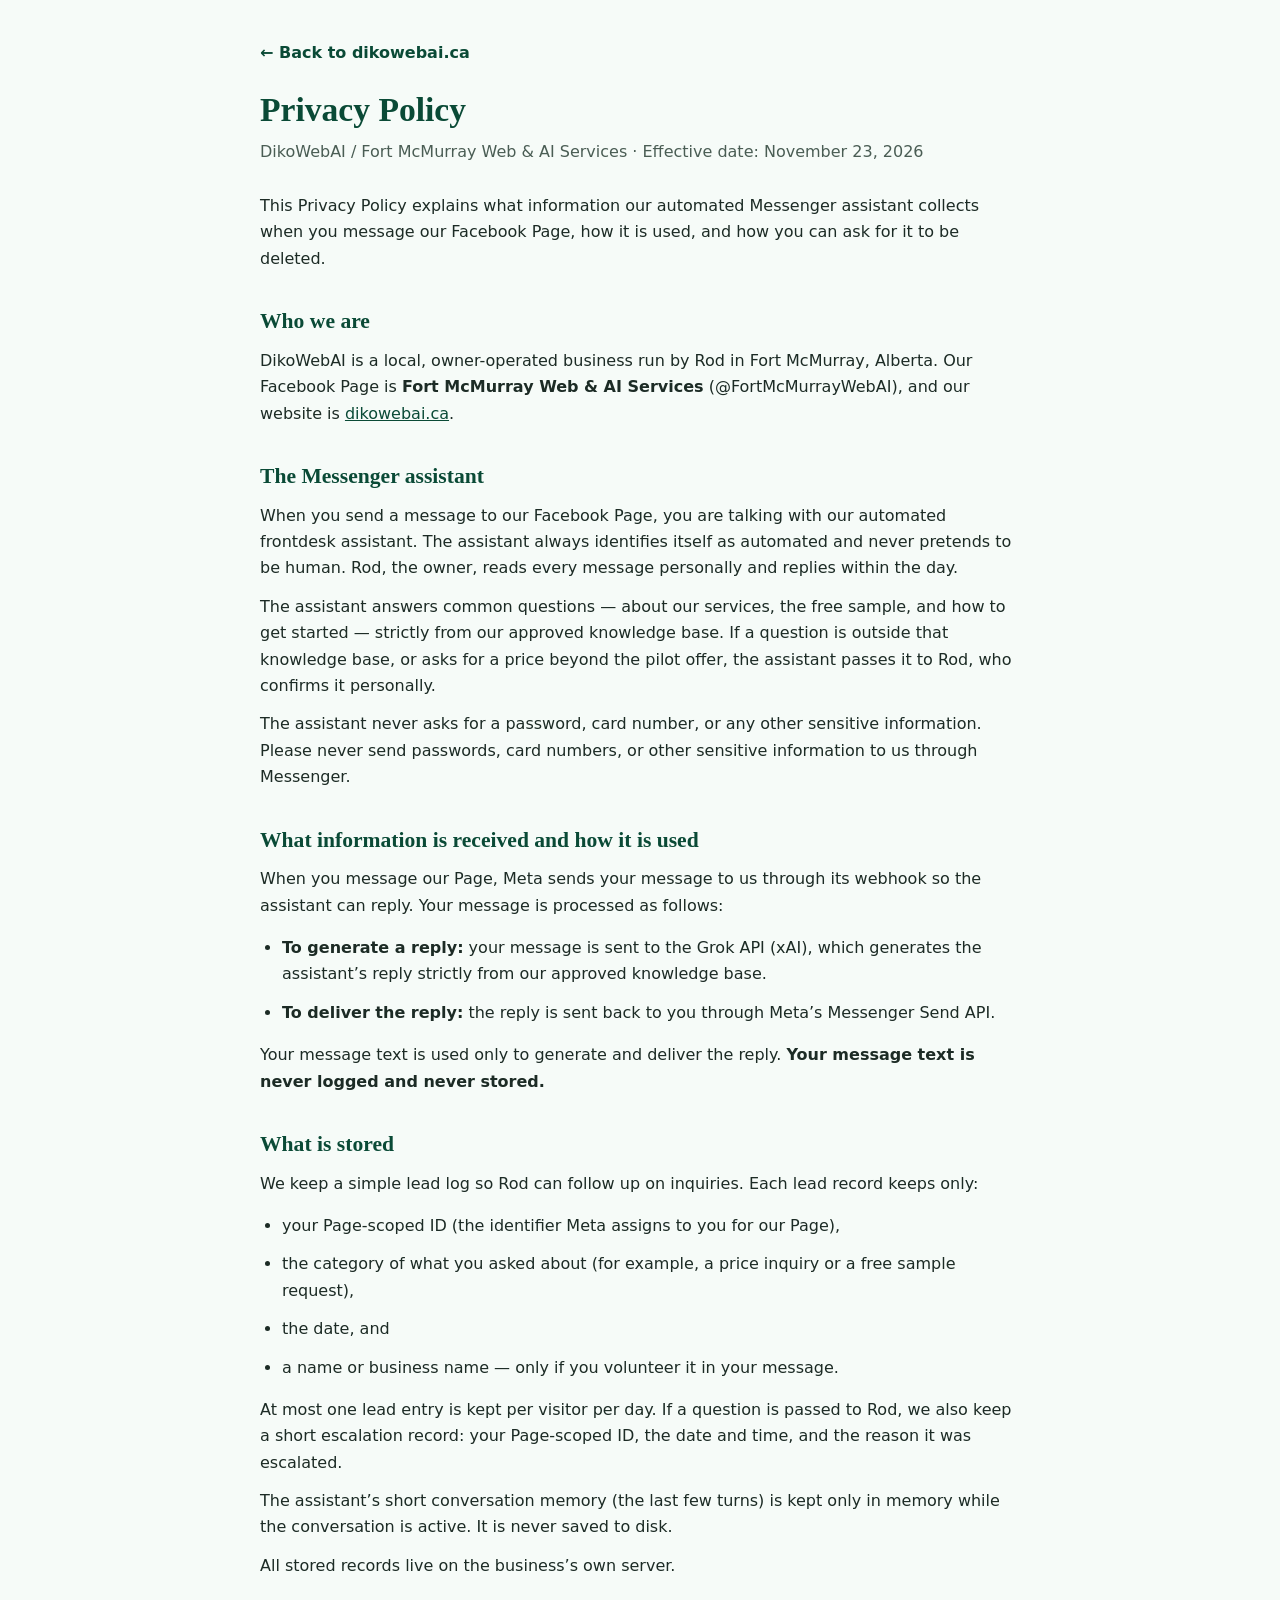
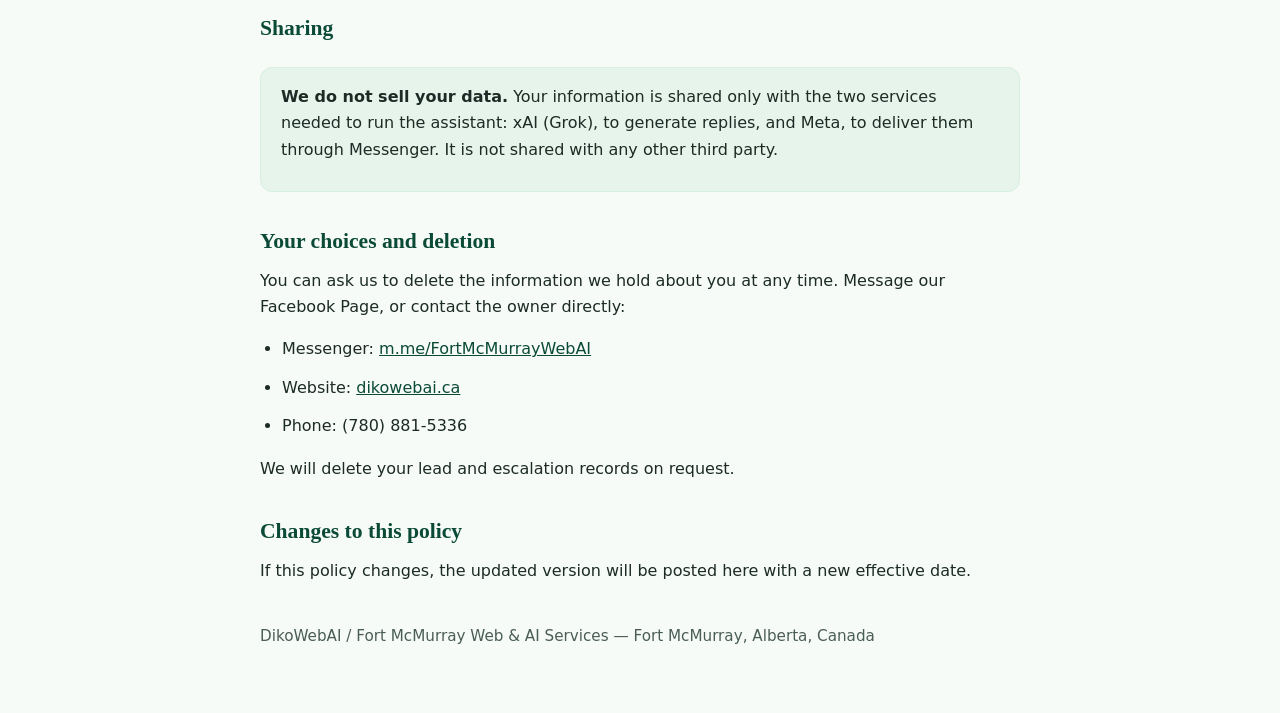
<file: privacy.html>
<!doctype html>
<html lang="en">
<head>
<meta charset="utf-8">
<meta name="viewport" content="width=device-width, initial-scale=1, viewport-fit=cover">
<meta name="color-scheme" content="light dark">
<title>Privacy Policy — DikoWebAI / Fort McMurray Web &amp; AI Services</title>
<style>
  :root { color-scheme: light dark; }
  body {
    margin: 0;
    font-family: "Manrope", system-ui, -apple-system, "Segoe UI", Roboto, sans-serif;
    background: #f6fbf8;
    color: #1c2b25;
    line-height: 1.65;
  }
  .wrap { max-width: 760px; margin: 0 auto; padding: 40px 20px 64px; }
  a { color: #0a4a36; }
  .back { display: inline-block; margin-bottom: 24px; font-weight: 600; text-decoration: none; }
  .back:hover { text-decoration: underline; }
  h1 {
    font-family: "DM Serif Display", Georgia, serif;
    color: #0a4a36;
    font-size: 2.1rem;
    line-height: 1.2;
    margin: 0 0 8px;
  }
  .effective { color: #4a5d54; margin: 0 0 28px; }
  h2 {
    font-family: "DM Serif Display", Georgia, serif;
    color: #0a4a36;
    font-size: 1.35rem;
    margin: 32px 0 8px;
  }
  p, li { margin: 0 0 12px; }
  ul { padding-left: 22px; }
  .card {
    background: #e6f4ec;
    border: 1px solid #d6efe0;
    border-radius: 12px;
    padding: 16px 20px;
    margin: 20px 0;
  }
  footer { margin-top: 40px; color: #4a5d54; font-size: 0.95rem; }
  @media (prefers-color-scheme: dark) {
    body { background: #0d1f18; color: #e6f4ec; }
    h1, h2 { color: #8ee0b5; }
    a { color: #8ee0b5; }
    .effective, footer { color: #a9c4b6; }
    .card { background: #123528; border-color: #1d4d38; }
  }
</style>
</head>
<body>
<main class="wrap">
  <a class="back" href="https://dikowebai.ca/">&larr; Back to dikowebai.ca</a>
  <h1>Privacy Policy</h1>
  <p class="effective">DikoWebAI / Fort McMurray Web &amp; AI Services &middot; Effective date: November 23, 2026</p>

  <p>This Privacy Policy explains what information our automated Messenger
  assistant collects when you message our Facebook Page, how it is used, and
  how you can ask for it to be deleted.</p>

  <h2>Who we are</h2>
  <p>DikoWebAI is a local, owner-operated business run by Rod in Fort McMurray,
  Alberta. Our Facebook Page is <strong>Fort McMurray Web &amp; AI Services</strong>
  (@FortMcMurrayWebAI), and our website is <a href="https://dikowebai.ca/">dikowebai.ca</a>.</p>

  <h2>The Messenger assistant</h2>
  <p>When you send a message to our Facebook Page, you are talking with our
  automated frontdesk assistant. The assistant always identifies itself as
  automated and never pretends to be human. Rod, the owner, reads every message
  personally and replies within the day.</p>
  <p>The assistant answers common questions — about our services, the free
  sample, and how to get started — strictly from our approved knowledge base.
  If a question is outside that knowledge base, or asks for a price beyond the
  pilot offer, the assistant passes it to Rod, who confirms it personally.</p>
  <p>The assistant never asks for a password, card number, or any other
  sensitive information. Please never send passwords, card numbers, or other
  sensitive information to us through Messenger.</p>

  <h2>What information is received and how it is used</h2>
  <p>When you message our Page, Meta sends your message to us through its
  webhook so the assistant can reply. Your message is processed as follows:</p>
  <ul>
    <li><strong>To generate a reply:</strong> your message is sent to the Grok
    API (xAI), which generates the assistant&rsquo;s reply strictly from our
    approved knowledge base.</li>
    <li><strong>To deliver the reply:</strong> the reply is sent back to you
    through Meta&rsquo;s Messenger Send API.</li>
  </ul>
  <p>Your message text is used only to generate and deliver the reply. <strong>Your
  message text is never logged and never stored.</strong></p>

  <h2>What is stored</h2>
  <p>We keep a simple lead log so Rod can follow up on inquiries. Each lead
  record keeps only:</p>
  <ul>
    <li>your Page-scoped ID (the identifier Meta assigns to you for our Page),</li>
    <li>the category of what you asked about (for example, a price inquiry or a
    free sample request),</li>
    <li>the date, and</li>
    <li>a name or business name — only if you volunteer it in your message.</li>
  </ul>
  <p>At most one lead entry is kept per visitor per day. If a question is passed
  to Rod, we also keep a short escalation record: your Page-scoped ID, the date
  and time, and the reason it was escalated.</p>
  <p>The assistant&rsquo;s short conversation memory (the last few turns) is kept
  only in memory while the conversation is active. It is never saved to disk.</p>
  <p>All stored records live on the business&rsquo;s own server.</p>

  <h2>Sharing</h2>
  <div class="card">
    <p><strong>We do not sell your data.</strong> Your information is shared
    only with the two services needed to run the assistant: xAI (Grok), to
    generate replies, and Meta, to deliver them through Messenger. It is not
    shared with any other third party.</p>
  </div>

  <h2>Your choices and deletion</h2>
  <p>You can ask us to delete the information we hold about you at any time.
  Message our Facebook Page, or contact the owner directly:</p>
  <ul>
    <li>Messenger: <a href="https://m.me/FortMcMurrayWebAI">m.me/FortMcMurrayWebAI</a></li>
    <li>Website: <a href="https://dikowebai.ca/">dikowebai.ca</a></li>
    <li>Phone: (780) 881-5336</li>
  </ul>
  <p>We will delete your lead and escalation records on request.</p>

  <h2>Changes to this policy</h2>
  <p>If this policy changes, the updated version will be posted here with a new
  effective date.</p>

  <footer>
    DikoWebAI / Fort McMurray Web &amp; AI Services — Fort McMurray, Alberta, Canada
  </footer>
</main>
</body>
</html>
</file>
<file: diko-assistant.css>
/* DikoWebAI — "Ask Diko" website assistant widget
   Emerald / gold / cream theme matched to dikowebai.ca. No external assets. */
.diko-asst{--diko-emerald:#0a4a36;--diko-emerald-2:#0e6b4f;--diko-gold:#c98a12;--diko-gold-2:#f5b81f;--diko-cream:#fffaf0;--diko-soft:#f6fbf8;--diko-ink:#14201b;--diko-muted:#5b6b64;--diko-line:#dce8e1;
  position:fixed;right:18px;bottom:18px;z-index:90;font-family:"Manrope",system-ui,-apple-system,"Segoe UI",Roboto,sans-serif;color:var(--diko-ink)}
.diko-asst *{box-sizing:border-box}

/* ---- Launcher button (collapsed) ---- */
.diko-launcher{display:flex;align-items:center;gap:9px;background:#ffffff;border:1px solid var(--diko-line);
  border-radius:999px;padding:6px 16px 6px 6px;cursor:pointer;box-shadow:0 12px 32px rgba(10,74,54,.22);
  font:inherit;font-weight:800;font-size:15px;color:var(--diko-emerald);transition:transform .15s ease,box-shadow .15s ease}
.diko-launcher:hover{transform:translateY(-2px);box-shadow:0 16px 38px rgba(10,74,54,.28)}
.diko-launcher img{width:44px;height:44px;border-radius:50%;display:block;object-fit:cover;background:var(--diko-cream)}
.diko-launcher .diko-dot{width:9px;height:9px;border-radius:50%;background:#22a06b;flex:none;box-shadow:0 0 0 3px #e6f4ec}
.diko-asst.open .diko-launcher{display:none}

/* ---- One-time greeting bubble ---- */
.diko-greet{position:absolute;right:0;bottom:72px;width:270px;max-width:calc(100vw - 36px);background:#ffffff;
  border:1px solid var(--diko-line);border-radius:16px;border-bottom-right-radius:4px;padding:13px 34px 13px 14px;
  box-shadow:0 14px 36px rgba(10,74,54,.20);font-size:14px;line-height:1.45;cursor:pointer;
  opacity:0;transform:translateY(8px);pointer-events:none;transition:opacity .3s ease,transform .3s ease}
.diko-greet.show{opacity:1;transform:none;pointer-events:auto}
.diko-greet b{color:var(--diko-emerald)}
.diko-greet-close{position:absolute;top:6px;right:8px;border:none;background:none;font-size:16px;line-height:1;color:var(--diko-muted);cursor:pointer;padding:2px}
.diko-asst.open .diko-greet{display:none}

/* ---- Chat panel ---- */
.diko-panel{display:none;flex-direction:column;width:360px;max-width:calc(100vw - 24px);height:540px;max-height:calc(100dvh - 110px);
  background:#ffffff;border:1px solid var(--diko-line);border-radius:20px;overflow:hidden;box-shadow:0 24px 60px rgba(10,32,24,.30)}
.diko-asst.open .diko-panel{display:flex}
.diko-head{background:linear-gradient(135deg,var(--diko-emerald) 0%,var(--diko-emerald-2) 100%);color:#fff;padding:13px 14px;display:flex;align-items:center;gap:11px;flex:none}
.diko-head img{width:42px;height:42px;border-radius:50%;background:var(--diko-cream);display:block;object-fit:cover}
.diko-head .diko-title{font-weight:800;font-size:15.5px;line-height:1.2}
.diko-head .diko-sub{font-size:12px;opacity:.88;line-height:1.3}
.diko-head .diko-sub .on{color:var(--diko-gold-2);font-weight:700}
.diko-close{margin-left:auto;background:rgba(255,255,255,.14);border:none;color:#fff;width:30px;height:30px;border-radius:50%;font-size:17px;cursor:pointer;flex:none}
.diko-close:hover{background:rgba(255,255,255,.26)}

.diko-msgs{flex:1;overflow-y:auto;padding:14px 12px;background:var(--diko-soft);display:flex;flex-direction:column;gap:9px}
.diko-msg{max-width:88%;padding:10px 13px;border-radius:16px;font-size:14px;line-height:1.5;white-space:pre-line;word-wrap:break-word}
.diko-msg.bot{background:#ffffff;border:1px solid var(--diko-line);border-bottom-left-radius:5px;align-self:flex-start}
.diko-msg.user{background:var(--diko-emerald);color:#fff;border-bottom-right-radius:5px;align-self:flex-end}
.diko-msg .diko-cta{display:inline-block;margin-top:9px;background:var(--diko-emerald);color:#fff;text-decoration:none;
  font-weight:700;font-size:13.5px;padding:8px 14px;border-radius:999px}
.diko-msg .diko-cta:hover{background:var(--diko-emerald-2)}

.diko-chips{display:flex;flex-wrap:wrap;gap:7px;padding:10px 12px 2px;background:var(--diko-soft)}
.diko-chip{border:1.5px solid var(--diko-emerald-2);color:var(--diko-emerald);background:#fff;border-radius:999px;
  padding:6px 12px;font:inherit;font-size:12.5px;font-weight:700;cursor:pointer}
.diko-chip:hover{background:#e6f4ec}

.diko-inputrow{display:flex;gap:8px;padding:11px 12px;border-top:1px solid var(--diko-line);background:#fff;flex:none}
.diko-inputrow input{flex:1;border:1.5px solid var(--diko-line);border-radius:999px;padding:10px 15px;font:inherit;font-size:14px;outline:none;min-width:0}
.diko-inputrow input:focus{border-color:var(--diko-emerald-2)}
.diko-send{background:var(--diko-gold);border:none;color:#231a00;font:inherit;font-weight:800;font-size:14px;border-radius:999px;padding:10px 17px;cursor:pointer;flex:none}
.diko-send:hover{background:var(--diko-gold-2)}

.diko-foot{padding:8px 14px 11px;font-size:11px;line-height:1.45;color:var(--diko-muted);background:#fff;text-align:center;flex:none}

@media (max-width:480px){
  .diko-asst{right:12px;bottom:12px}
  .diko-panel{height:70dvh;max-height:70dvh}
  .diko-launcher{font-size:14px;padding:5px 13px 5px 5px}
  .diko-launcher img{width:38px;height:38px}
}
</file>
